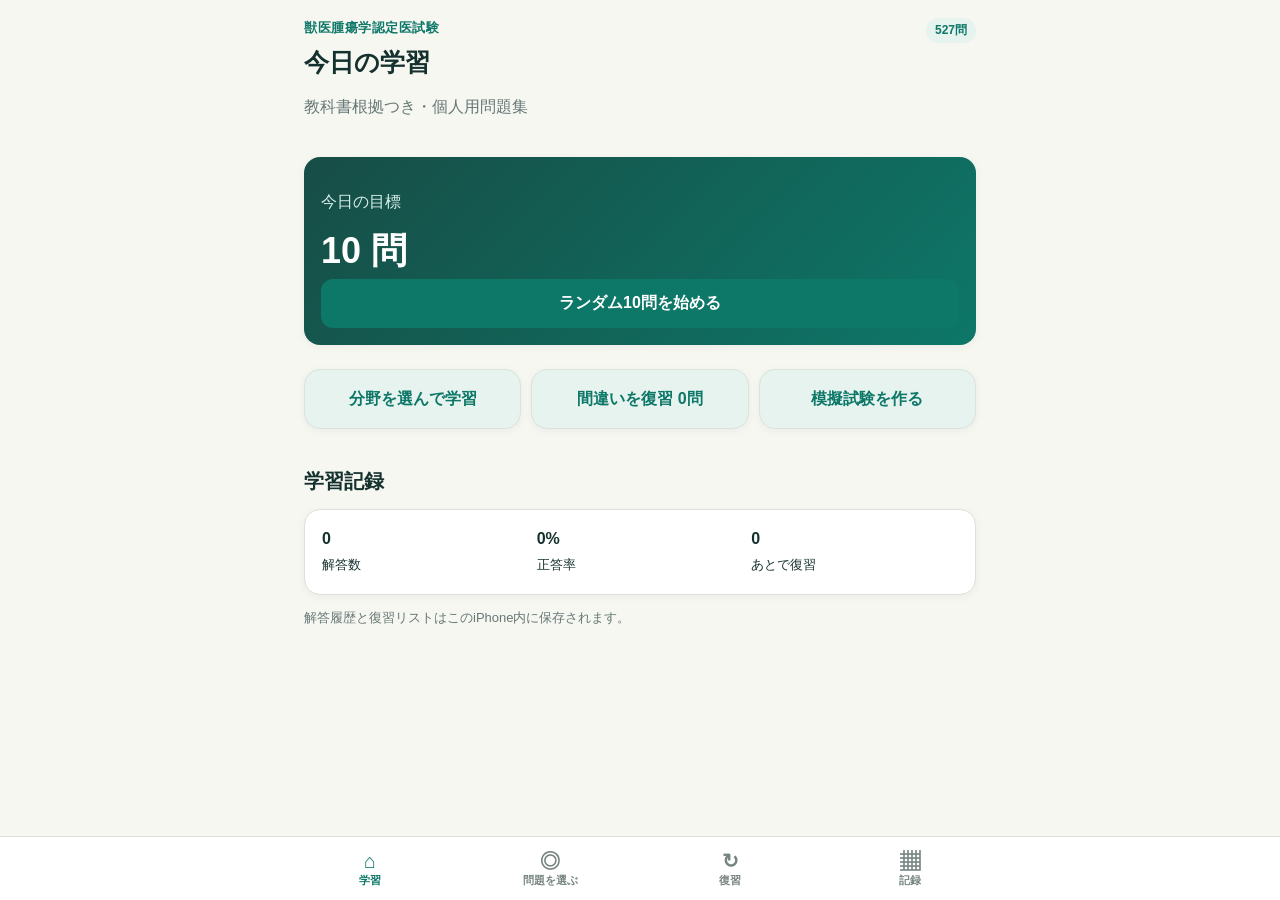
<file: index.html>
<!doctype html>
<html lang="ja">
<head>
  <meta charset="utf-8">
  <meta name="viewport" content="width=device-width, initial-scale=1, viewport-fit=cover">
  <meta name="theme-color" content="#173f3a">
  <meta name="apple-mobile-web-app-capable" content="yes">
  <meta name="apple-mobile-web-app-status-bar-style" content="black-translucent">
  <meta name="apple-mobile-web-app-title" content="獣医腫瘍 問題集">
  <link rel="manifest" href="manifest.webmanifest">
  <link rel="apple-touch-icon" href="iphone_app/icon.svg">
  <link rel="stylesheet" href="iphone_app/styles.css">
  <title>獣医腫瘍 認定医問題集</title>
</head>
<body>
  <main id="app" class="app" aria-live="polite">
    <section class="loading"><div class="spinner"></div><p>問題集を準備しています…</p></section>
  </main>
  <nav class="tabbar" aria-label="主なメニュー">
    <button data-route="home" class="active"><span>⌂</span>学習</button>
    <button data-route="practice"><span>◎</span>問題を選ぶ</button>
    <button data-route="review"><span>↻</span>復習</button>
    <button data-route="stats"><span>▦</span>記録</button>
  </nav>
  <script src="iphone_app/app.js"></script>
</body>
</html>
</file>
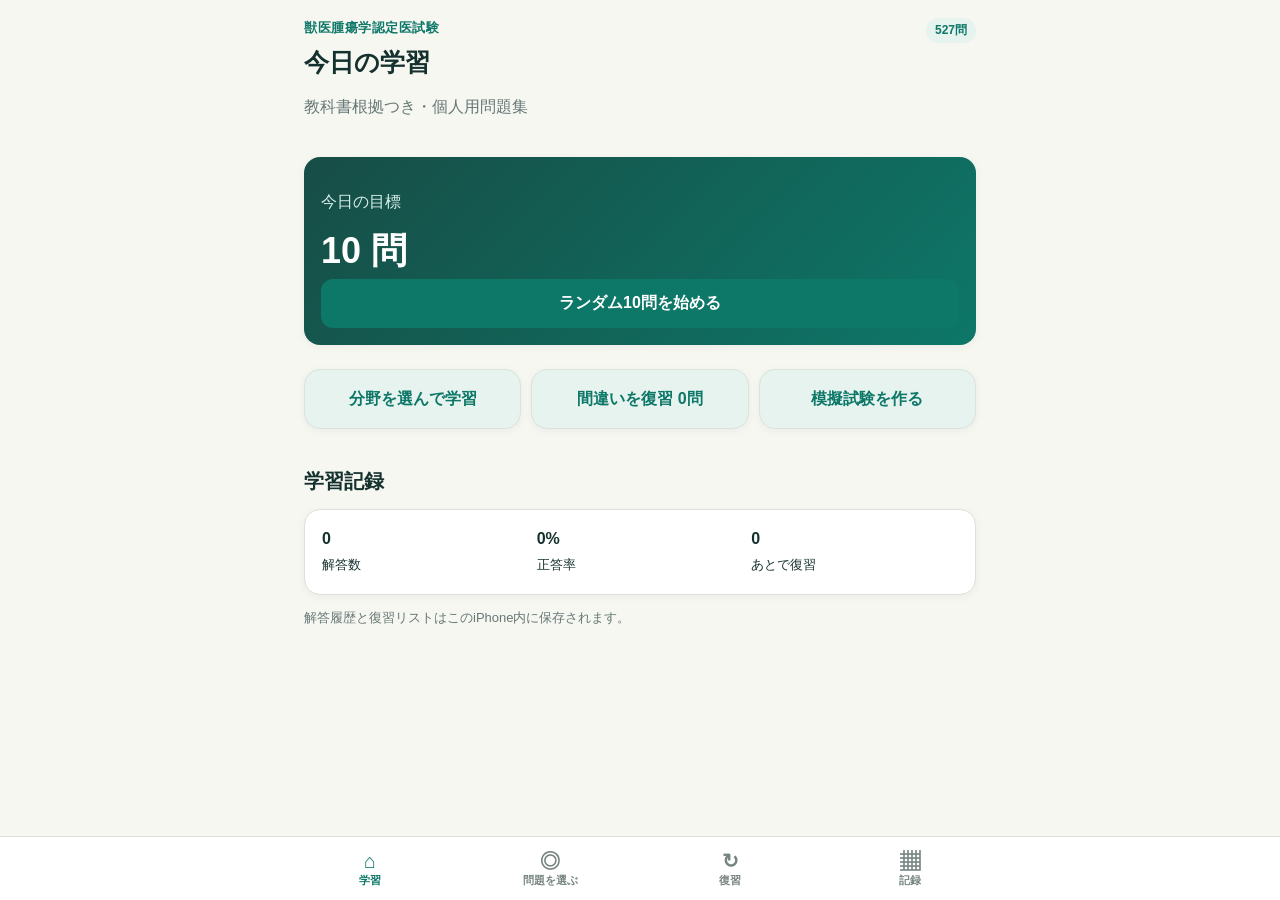
<file: iphone_app/index.html>
<!doctype html>
<html lang="ja">
<head>
  <meta charset="utf-8">
  <meta name="viewport" content="width=device-width, initial-scale=1, viewport-fit=cover">
  <meta name="theme-color" content="#173f3a">
  <meta name="apple-mobile-web-app-capable" content="yes">
  <meta name="apple-mobile-web-app-status-bar-style" content="black-translucent">
  <meta name="apple-mobile-web-app-title" content="獣医腫瘍 問題集">
  <link rel="manifest" href="manifest.webmanifest">
  <link rel="apple-touch-icon" href="icon.svg">
  <link rel="stylesheet" href="styles.css">
  <title>獣医腫瘍 認定医問題集</title>
</head>
<body>
  <main id="app" class="app" aria-live="polite">
    <section class="loading"><div class="spinner"></div><p>問題集を準備しています…</p></section>
  </main>
  <nav class="tabbar" aria-label="主なメニュー">
    <button data-route="home" class="active"><span>⌂</span>学習</button>
    <button data-route="practice"><span>◎</span>問題を選ぶ</button>
    <button data-route="review"><span>↻</span>復習</button>
    <button data-route="stats"><span>▦</span>記録</button>
  </nav>
  <script src="app.js"></script>
</body>
</html>
</file>
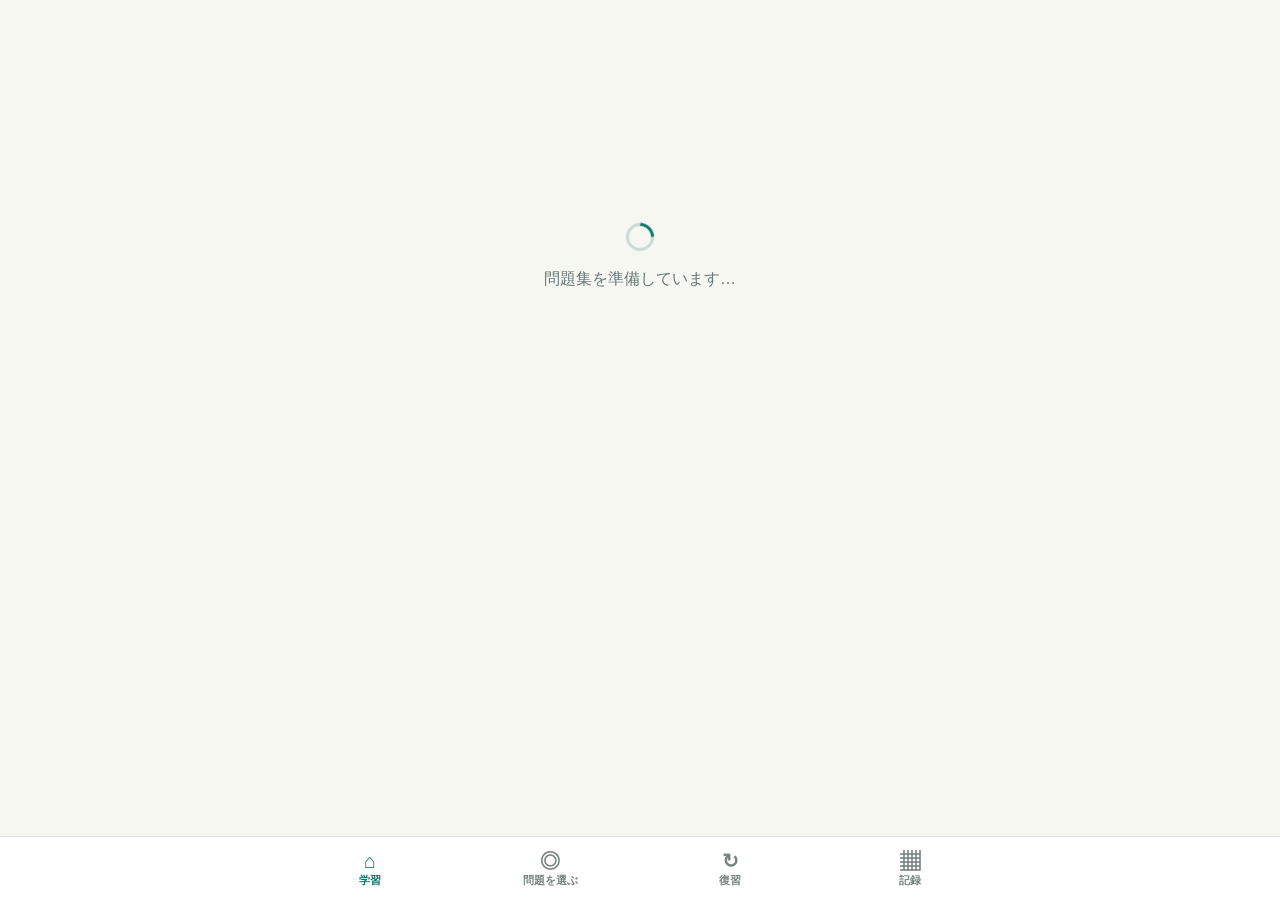
<file: problem_bank/index.html>
<!doctype html>
<html lang="ja">
<head>
  <meta charset="utf-8">
  <meta http-equiv="refresh" content="0; url=iphone_app/">
  <meta name="viewport" content="width=device-width, initial-scale=1">
  <title>獣医腫瘍 認定医問題集</title>
</head>
<body>
  <p><a href="iphone_app/">獣医腫瘍 認定医問題集を開く</a></p>
</body>
</html>
</file>
<file: iphone_app/styles.css>
:root{--ink:#15312e;--muted:#667875;--paper:#f7f7f2;--card:#fff;--line:#dbe2dd;--accent:#0d7768;--accent-soft:#e6f3ef;--danger:#b33d45;--danger-soft:#f9e9ea;--gold:#a96d09}*{box-sizing:border-box}body{margin:0;background:var(--paper);color:var(--ink);font-family:-apple-system,BlinkMacSystemFont,"Hiragino Sans",sans-serif;font-size:16px;line-height:1.55;padding-bottom:78px}.app{width:min(100%,720px);margin:auto;padding:calc(18px + env(safe-area-inset-top)) 16px 24px}.loading{min-height:55vh;display:grid;place-items:center;align-content:center;color:var(--muted)}.spinner{width:28px;height:28px;border:3px solid #cbd8d4;border-top-color:var(--accent);border-radius:50%;animation:spin .8s linear infinite}@keyframes spin{to{transform:rotate(360deg)}}h1{font-size:25px;line-height:1.3;margin:0 0 3px}h2{font-size:20px;margin:0 0 12px}h3{font-size:17px;margin:0 0 7px}.eyebrow{color:var(--accent);font-size:13px;font-weight:700;letter-spacing:.04em;margin:0 0 8px}.muted{color:var(--muted)}.topline{display:flex;justify-content:space-between;gap:10px;align-items:flex-start;margin-bottom:22px}.pill,.tag{display:inline-block;background:var(--accent-soft);color:var(--accent);border-radius:99px;padding:3px 9px;font-size:12px;font-weight:700}.tag{margin:2px;background:#edf0ed;color:#52635f}.card{background:var(--card);border:1px solid var(--line);box-shadow:0 2px 9px rgba(20,49,46,.05);border-radius:16px;padding:17px;margin:12px 0}.hero{background:linear-gradient(135deg,#174d46,#0d7768);color:#fff;border:0}.hero .muted{color:#d7efea}.big-number{font-size:36px;line-height:1.1;font-weight:800;margin:8px 0}.grid{display:grid;grid-template-columns:repeat(2,1fr);gap:10px}.grid3{display:grid;grid-template-columns:repeat(3,1fr);gap:8px}.button,button{border:0;border-radius:12px;padding:12px 15px;font:inherit;font-weight:700;cursor:pointer}.button{display:block;width:100%;text-align:center;text-decoration:none}.primary{background:var(--accent);color:white}.secondary{background:var(--accent-soft);color:var(--accent)}.plain{background:transparent;color:var(--accent);padding:7px}.danger{color:var(--danger);background:var(--danger-soft)}.button:disabled,button:disabled{opacity:.45;cursor:not-allowed}.section-title{margin:25px 0 8px}.form-label{display:block;font-size:14px;font-weight:700;margin:12px 0 5px}select{width:100%;padding:11px;border:1px solid var(--line);border-radius:10px;background:#fff;font:inherit;color:var(--ink)}.question{font-size:19px;font-weight:700;line-height:1.65;margin:16px 0}.choice{width:100%;text-align:left;background:white;border:1.5px solid var(--line);color:var(--ink);margin:9px 0;padding:13px 14px;display:flex;align-items:flex-start;gap:11px}.choice .label{display:grid;place-items:center;flex:0 0 25px;height:25px;border-radius:50%;background:#edf2f0;color:#43615a;font-size:13px}.choice.selected{border-color:var(--accent);background:var(--accent-soft)}.choice.correct{border-color:var(--accent);background:#d9f0e8}.choice.incorrect{border-color:var(--danger);background:var(--danger-soft)}.choice.correct .label{background:var(--accent);color:white}.choice.incorrect .label{background:var(--danger);color:white}.meta{display:flex;flex-wrap:wrap;gap:4px}.question-top{display:flex;justify-content:space-between;gap:8px;font-size:13px;color:var(--muted)}.answer-box{border-radius:12px;background:#f4f7f5;padding:14px;margin-top:14px}.answer-box.wrong{background:var(--danger-soft)}details{margin-top:12px}summary{font-weight:700;color:var(--accent);cursor:pointer}.source{font-size:13px;color:var(--muted);border-top:1px solid var(--line);padding-top:11px;margin-top:14px}.question-actions{display:flex;justify-content:space-between;align-items:center;margin:17px 0}.progress{height:6px;background:#e2e9e6;border-radius:10px;overflow:hidden;margin:9px 0 17px}.progress i{display:block;height:100%;background:var(--accent);border-radius:10px}.empty{text-align:center;padding:35px 16px;color:var(--muted)}.tabbar{position:fixed;z-index:10;bottom:0;left:0;right:0;height:calc(64px + env(safe-area-inset-bottom));padding-bottom:env(safe-area-inset-bottom);display:flex;justify-content:center;background:rgba(255,255,255,.96);border-top:1px solid var(--line);backdrop-filter:blur(10px)}.tabbar button{width:min(25%,180px);border-radius:0;padding:8px 3px 5px;background:transparent;color:#778582;font-size:11px;font-weight:600}.tabbar button span{display:block;font-size:20px;line-height:22px}.tabbar button.active{color:var(--accent)}.notice{padding:13px;border-radius:11px;background:#fff6dd;color:#735207;font-size:14px}.score{font-size:19px;font-weight:800;color:var(--accent)}.row{display:flex;justify-content:space-between;gap:12px;align-items:center}.divider{height:1px;background:var(--line);margin:12px 0}@media(min-width:600px){.app{padding-left:24px;padding-right:24px}.grid{grid-template-columns:repeat(3,1fr)}}
</file>
